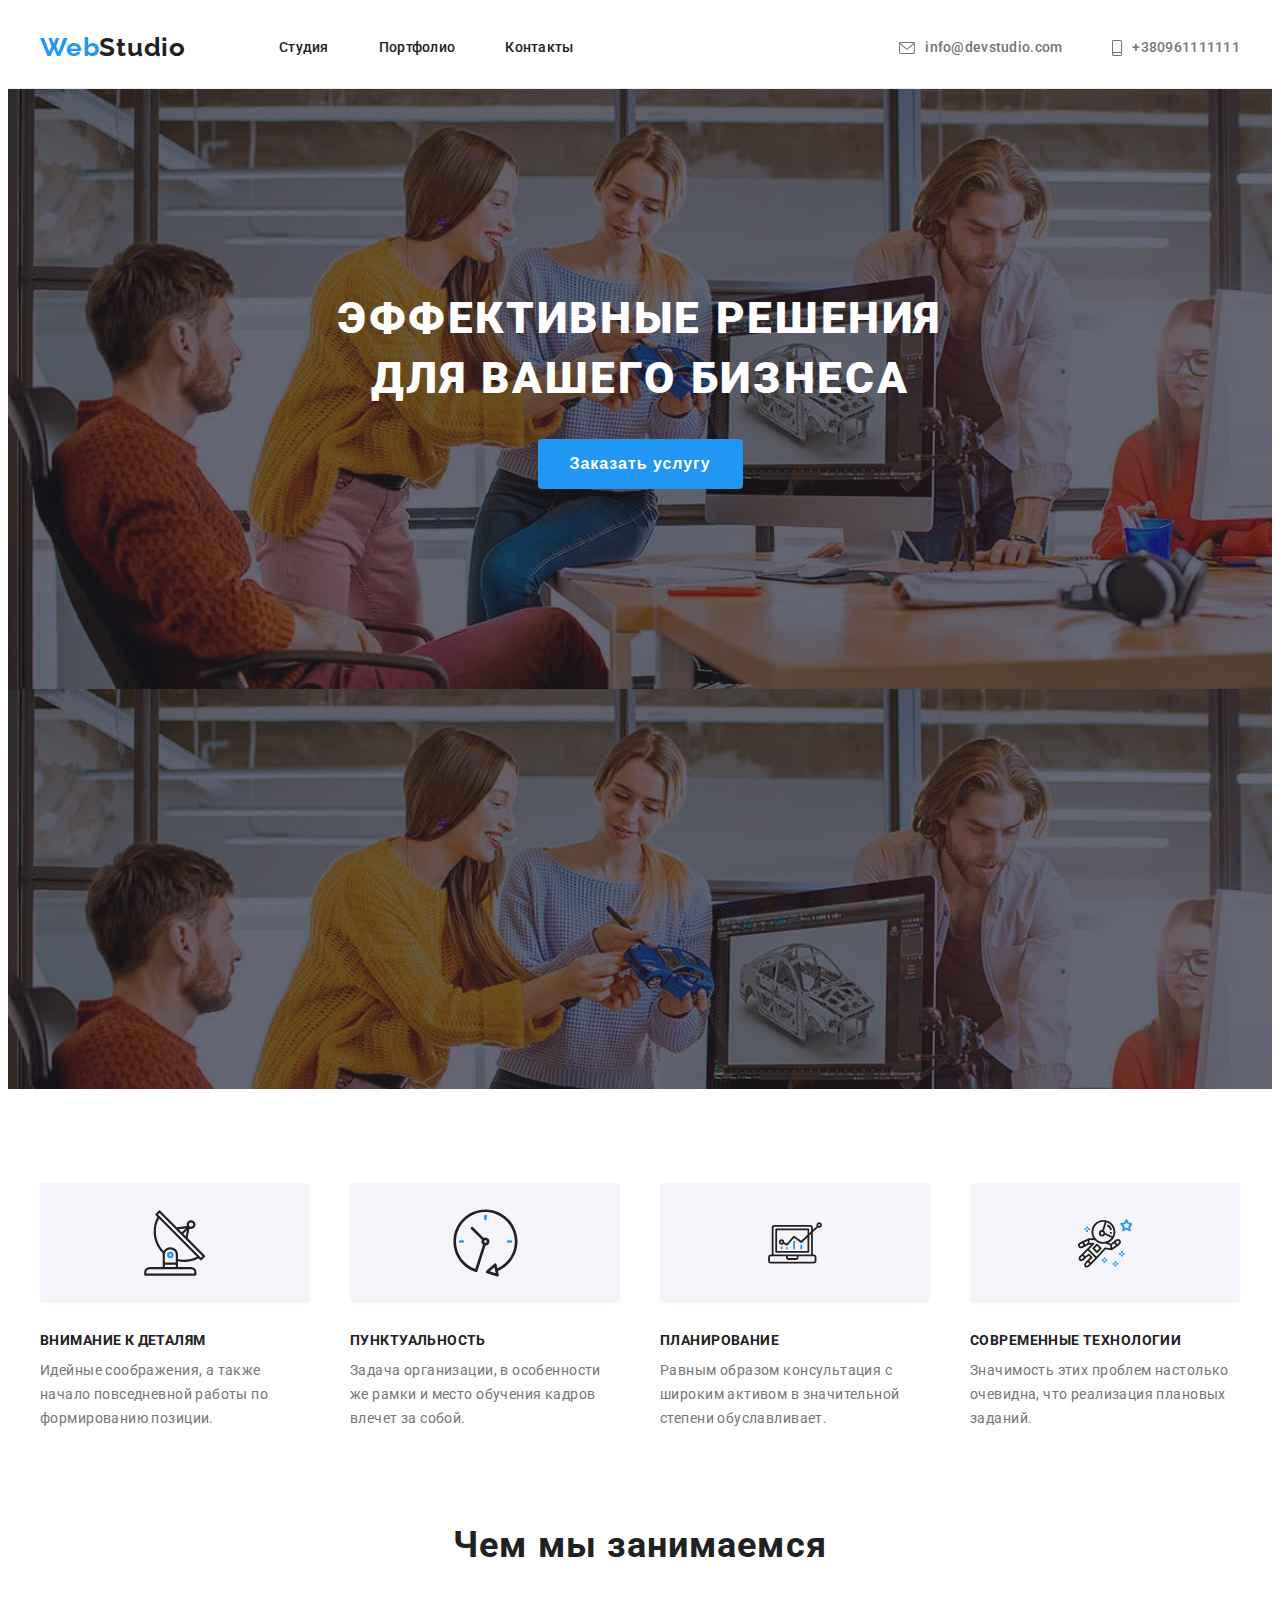
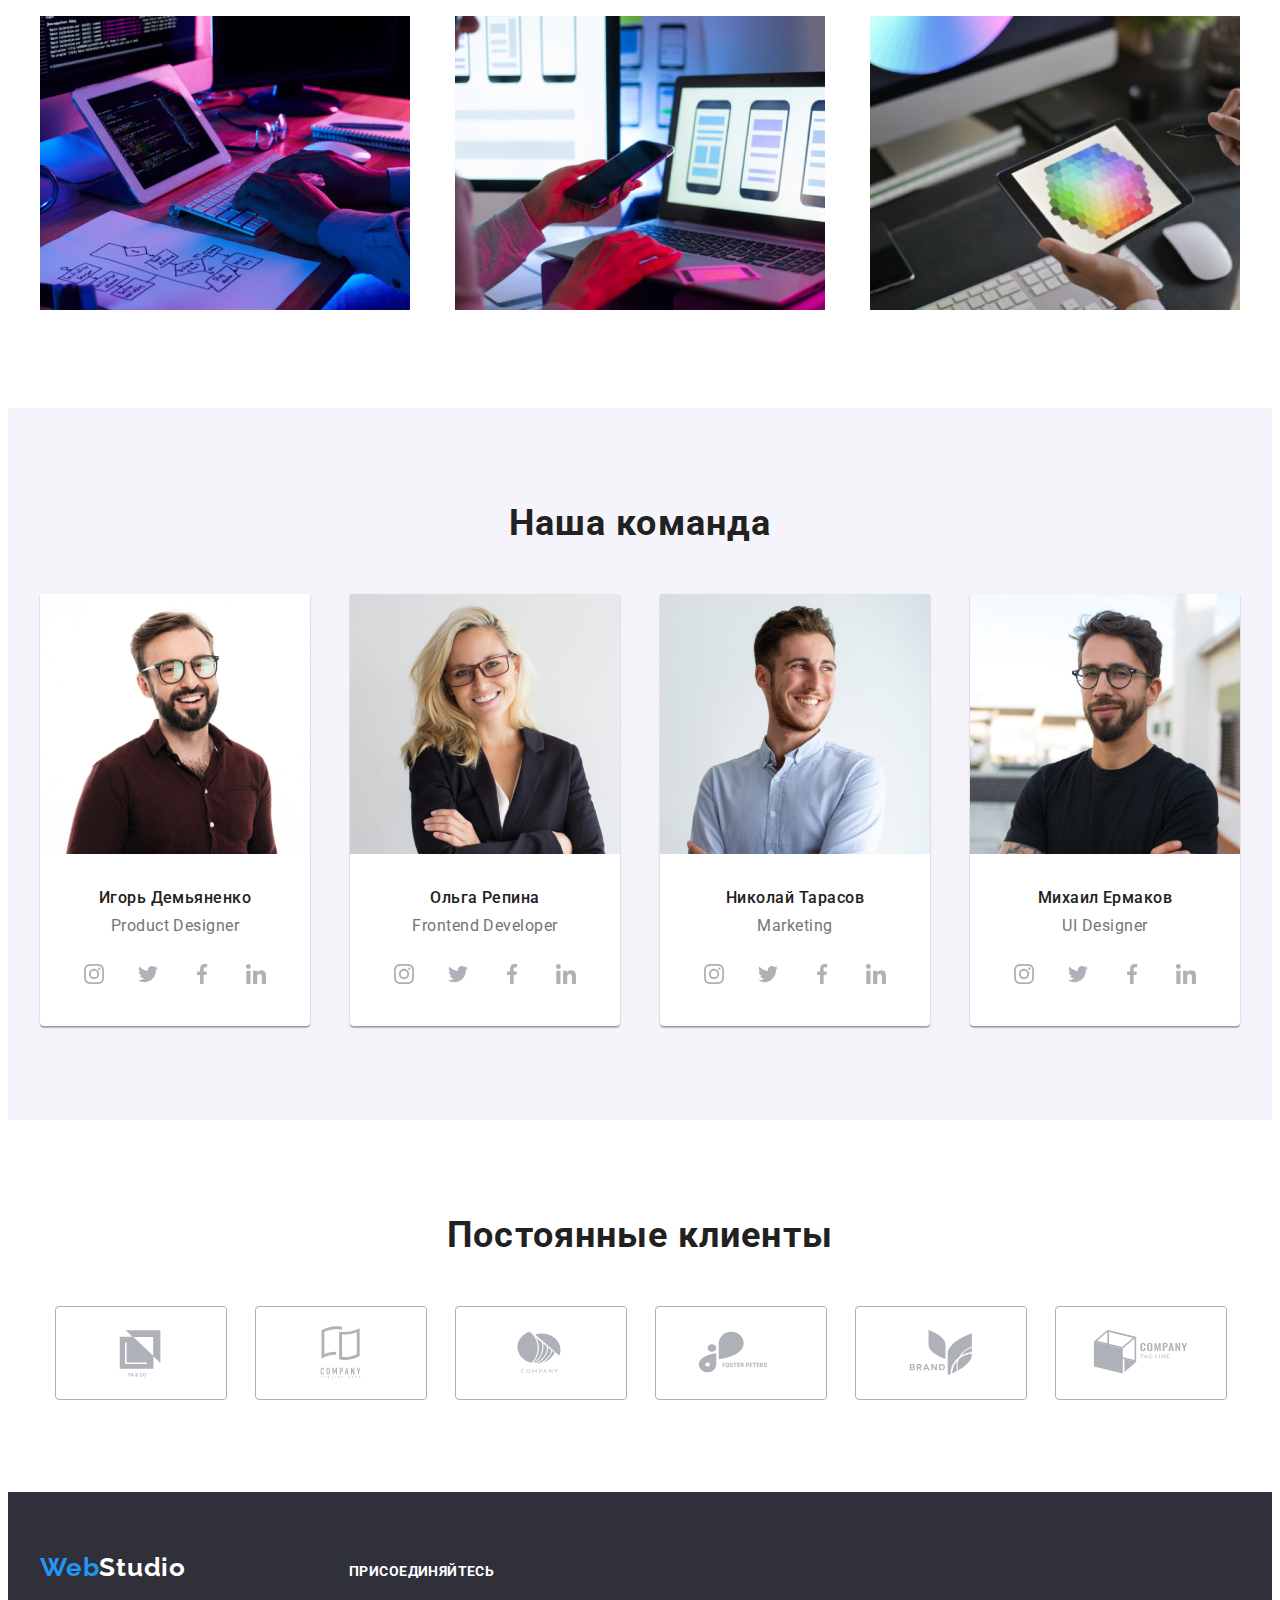
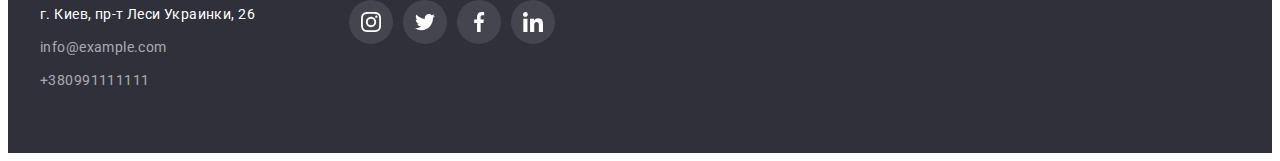
<file: index.html>
<!DOCTYPE html>
<html lang="ru">
  <head>
    <meta charset="UTF-8" />
    <meta http-equiv="X-UA-Compatible" content="IE=edge" />
    <meta name="viewport" content="width=device-width, initial-scale=1.0" />
    <title>markup-hw-04</title>
    <link rel="preconnect" href="https://fonts.googleapis.com" />
    <link rel="preconnect" href="https://fonts.gstatic.com" crossorigin />
    <link
      href="https://fonts.googleapis.com/css2?family=Montserrat:wght@400;700&family=Raleway:wght@700&family=Roboto:wght@400;500;700;900&display=swap"
      rel="stylesheet"
    />
    <link
      rel="stylesheet"
      href="https://cdnjs.cloudflare.com/ajax/libs/modern-normalize/1.1.0/modern-normalize.min.css"
      integrity="sha512-wpPYUAdjBVSE4KJnH1VR1HeZfpl1ub8YT/NKx4PuQ5NmX2tKuGu6U/JRp5y+Y8XG2tV+wKQpNHVUX03MfMFn9Q=="
      crossorigin="anonymous"
      referrerpolicy="no-referrer"
    />
    <link rel="stylesheet" href="./css/styles.css" />
  </head>
  <body>
    <header class="page-header">
      <div class="container main-nav">
        <nav class="navigat main-nav">
          <a href="/" lang="en" class="logo">
            <span class="logo-span">Web</span>Studio</a
          >

          <ul class="site-nav list">
            <li class="item">
              <a href="" class="link">Студия</a>
            </li>
            <li class="item">
              <a href="./portfolio.html" class="link">Портфолио</a>
            </li>
            <li class="item">
              <a href="" class="link">Контакты</a>
            </li>
          </ul>
        </nav>

        <ul class="kontact list">
          <li class="item">
            <a href="mailto:info@devstudio.com" class="decoration colorhov">
              <svg class="color-icon colorhov" width="16px" height="12px">
                <use href="./images/sprite.svg#icon-imail"></use>
              </svg>info@devstudio.com</a>
          </li>
          <li class="item">
            <a href="tel:+380961111111" class="decoration colorhov">
              <svg class="color-icon colorhov" width="10px" height="16px">
                <use href="./images/sprite.svg#icon-phone"></use></svg>+380961111111</a>
          </li>
        </ul>
      </div>
    </header>

    <main>
      <!--Герой-->

      <section class="hero">
        <div class="container thirdbg">
          <h1 class="hero-title">
            Эффективные решения <br />
            для вашего бизнеса
          </h1>
          <button class="button" type="button">Заказать услугу</button>
        </div>
      </section>

      <section class="section">
        <div class="container">
          <h2 class="benefits-hidden">Наши приемущества</h2>
          <ul class="feature-list">
            <li class="item">
              <div class="feature-style">
                <svg class="style-icon" width="65.32px" height="70px">
                    <use href="./images/sprite.svg#icon-antenna"></use>
                </svg>
              </div>
              <h3 class="feature">Внимание к деталям</h3>
              <p class="section-title">
                Идейные соображения, а также <br />
                начало повседневной работы по <br />
                формированию позиции.
              </p>
            </li>
            <li class="item">
              <div class="feature-style">
                <svg class="style-icon" width="66.96px" height="70px">
                    <use href="./images/sprite.svg#icon-clock"></use>
                </svg>
              </div>
              <h3 class="feature">Пунктуальность</h3>
              <p class="section-title">
                Задача организации, в особенности <br />
                же рамки и место обучения кадров <br />
                влечет за собой.
              </p>
            </li>
            <li class="item">
              <div class="feature-style">
                <svg class="style-icon" width="70px" height="53.69px">
                    <use href="./images/sprite.svg#icon-diagram"></use>
                </svg>
              </div>
              <h3 class="feature">Планирование</h3>
              <p class="section-title">
                Равным образом консультация с <br />
                широким активом в значительной <br />
                степени обуславливает.
              </p>
            </li>
            <li class="item">
              <div class="feature-style">
                <svg class="style-icon" width="54.83px" height="60.66px">
                    <use href="./images/sprite.svg#icon-astronaut"></use>
                </svg>
              </div>
              <h3 class="feature">Современные технологии</h3>
              <p class="section-title">
                Значимость этих проблем настолько <br />
                очевидна, что реализация плановых <br />
                заданий.
              </p>
            </li>
          </ul>
        </div>
      </section>

      <section class="section lover-padding">
        <div class="container">
          <h2 class="team">Чем мы занимаемся</h2>
          <ul class="work">
            <li class="work-foto">
              <img
                src="./images/workplace-1.jpg"
                width="370"
                alt="рабочее место-1"
              />
            </li>
            <li class="work-foto">
              <img
                src="./images/workplace-2.jpg"
                width="370"
                alt="рабочее место-2"
              />
            </li>
            <li class="work-foto">
              <img
                src="./images/workplace-3.jpg"
                width="370"
                alt="рабочее место-3"
              />
            </li>
          </ul>
        </div>
      </section>

      <section class="section greybg">
        <div class="container">
          <h2 class="team">Наша команда</h2>
          <ul class="team-work">
            <li class="item">
              <img src="./images/igor.jpg" width="270" alt="Игорь Демьяненко" />
              <div class="work-card">
                <h3 class="team-card">Игорь Демьяненко</h3>
                <p lang="en" class="speciality">Product Designer</p>
                <ul class="list-icon">
                  <li class="link-icon">
                    <a href="" class="social-icon">
                      <svg class="team-icon" width="20px" height="20px">
                        <use href="./images/sprite.svg#icon-instagram"></use>
                      </svg>
                    </a>
                  </li>
                  <li class="link-icon">
                    <a href="" class="social-icon">
                      <svg class="team-icon" width="20px" height="20px">
                        <use href="./images/sprite.svg#icon-twitter"></use>
                      </svg>
                    </a>
                  </li>
                  <li class="link-icon">
                    <a href="" class="social-icon">
                      <svg class="team-icon" width="20px" height="20px">
                        <use href="./images/sprite.svg#icon-facebook"></use>
                      </svg>
                    </a>
                  </li>
                  <li class="link-icon">
                    <a href="" class="social-icon">
                      <svg class="team-icon" width="20px" height="20px">
                        <use href="./images/sprite.svg#icon-linkedin"></use>
                      </svg>
                    </a>
                  </li>
                </ul>
              </div> 
            </li>
            <li class="item">
              <img src="./images/olga.jpg" width="270" alt="Ольга Репина" />
              <div class="work-card">
                <h3 class="team-card">Ольга Репина</h3>
                <p lang="en" class="speciality">Frontend Developer</p>
                <ul class="list-icon">
                  <li class="link-icon">
                    <a href="" class="social-icon">
                      <svg class="team-icon" width="20px" height="20px">
                        <use href="./images/sprite.svg#icon-instagram"></use>
                      </svg>
                    </a>
                  </li>
                  <li class="link-icon">
                    <a href="" class="social-icon">
                      <svg class="team-icon" width="20px" height="20px">
                        <use href="./images/sprite.svg#icon-twitter"></use>
                      </svg>
                    </a>
                  </li>
                  <li class="link-icon">
                    <a href="" class="social-icon">
                      <svg class="team-icon" width="20px" height="20px">
                        <use href="./images/sprite.svg#icon-facebook"></use>
                      </svg>
                    </a>
                  </li>
                  <li class="link-icon">
                    <a href="" class="social-icon">
                      <svg class="team-icon" width="20px" height="20px">
                        <use href="./images/sprite.svg#icon-linkedin"></use>
                      </svg>
                    </a>
                  </li>
                </ul>
              </div> 
            </li>
            <li class="item">
              <img
                src="./images/nikolay.jpg"
                width="270"
                alt="Николай Тарасов"
              />
              <div class="work-card">
                <h3 class="team-card">Николай Тарасов</h3>
                <p lang="en" class="speciality">Marketing</p>
                <ul class="list-icon">
                  <li class="link-icon">
                    <a href="" class="social-icon">
                      <svg class="team-icon" width="20px" height="20px">
                        <use href="./images/sprite.svg#icon-instagram"></use>
                      </svg>
                    </a>
                  </li>
                  <li class="link-icon">
                    <a href="" class="social-icon">
                      <svg class="team-icon" width="20px" height="20px">
                        <use href="./images/sprite.svg#icon-twitter"></use>
                      </svg>
                    </a>
                  </li>
                  <li class="link-icon">
                    <a href="" class="social-icon">
                      <svg class="team-icon" width="20px" height="20px">
                        <use href="./images/sprite.svg#icon-facebook"></use>
                      </svg>
                    </a>
                  </li>
                  <li class="link-icon">
                    <a href="" class="social-icon">
                      <svg class="team-icon" width="20px" height="20px">
                        <use href="./images/sprite.svg#icon-linkedin"></use>
                      </svg>
                    </a>
                  </li>
                </ul>
              </div> 
            </li>
            <li class="item">
              <img
                src="./images/mihailo.jpg"
                width="270"
                alt="Михаил Ермаков"
              />
              <div class="work-card">
                <h3 class="team-card">Михаил Ермаков</h3>
                <p lang="en" class="speciality">UI Designer</p>
                <ul class="list-icon">
                  <li class="link-icon">
                    <a href="" class="social-icon">
                      <svg class="team-icon" width="20px" height="20px">
                        <use href="./images/sprite.svg#icon-instagram"></use>
                      </svg>
                    </a>
                  </li>
                  <li class="link-icon">
                    <a href="" class="social-icon">
                      <svg class="team-icon" width="20px" height="20px">
                        <use href="./images/sprite.svg#icon-twitter"></use>
                      </svg>
                    </a>
                  </li>
                  <li class="link-icon">
                    <a href="" class="social-icon">
                      <svg class="team-icon" width="20px" height="20px">
                        <use href="./images/sprite.svg#icon-facebook"></use>
                      </svg>
                    </a>
                  </li>
                  <li class="link-icon">
                    <a href="" class="social-icon">
                      <svg class="team-icon" width="20px" height="20px">
                        <use href="./images/sprite.svg#icon-linkedin"></use>
                      </svg>
                    </a>
                  </li>
                </ul>
              </div> 
            </li>
          </ul>
        </div>
      </section>
      <section class="section">
        <h2 class="team">
          Постоянные клиенты
        </h2>
        <ul class="clients-list">
          <li class="clients-item">
            <a href="" class="clients"> 
              <svg class="clients-icon" width="106px" height="60px">
                  <use href="./images/sprite.svg#icon-yaco"></use>
              </svg>
            </a>
          </li>
          <li class="clients-item">
            <a href="" class="clients"> 
              <svg class="clients-icon" width="106px" height="60px">
                  <use href="./images/sprite.svg#icon-tagline"></use>
              </svg>
            </a>
          </li>
          <li class="clients-item">
            <a href="" class="clients"> 
              <svg class="clients-icon" width="106px" height="60px">
                  <use href="./images/sprite.svg#icon-company"></use>
              </svg>
            </a>
          </li>
          <li class="clients-item">
            <a href="" class="clients"> 
              <svg class="clients-icon" width="106px" height="60px">
                  <use href="./images/sprite.svg#icon-foster"></use>
              </svg>
            </a>
          </li>
          <li class="clients-item">
            <a href="" class="clients"> 
              <svg class="clients-icon" width="106px" height="60px">
                  <use href="./images/sprite.svg#icon-brand"></use>
              </svg>
            </a>
          </li>
          <li class="clients-item">
            <a href="" class="clients"> 
              <svg class="clients-icon" width="106px" height="60px">
                  <use href="./images/sprite.svg#icon-tag"></use>
              </svg>
            </a>
          </li>
        </ul>
      </section>
    </main>
    <footer class="futerbg">
      <div class="futer-naw container">
        <div>
           <a href="/" lang="en" class="logo lover">
          <span class="logo-span">Web</span><span class="studio">Studio</span>
        </a>
        <address>
          <ul class="contact">
            <li class="adresa">
              <a
                href="https://bit.ly/3pXMvUd"
                target="_blank"
                rel="noopener noreferrer"
                class="adres"
              >
                г. Киев, пр-т Леси Украинки, 26
              </a>
            </li>
            <li class="mail">
              <a href="mailto:info@example.com" class="contact-list"
                >info@example.com</a
              >
            </li>
            <li class="contact-list">
              <a href="tel:+380991111111" class="contact-list">+380991111111</a>
            </li>
          </ul>
        </address>
        </div>
        <div class="social-links">
          <h3 class="head-futer">Присоединяйтесь</h3>
          <ul class="list-icon">
            <li class="link-icon">
               <a href="" class="social-icon bgicon">
                  <svg class="futer-icon" width="20px" height="20px">
                    <use href="./images/sprite.svg#icon-instagram"></use>
                   </svg>
                </a>
            </li>
            <li class="link-icon">
              <a href="" class="social-icon bgicon">
                <svg class="futer-icon" width="20px" height="20px">
                  <use href="./images/sprite.svg#icon-twitter"></use>
                </svg>
              </a>
            </li>
            <li class="link-icon">
              <a href="" class="social-icon bgicon">
                <svg class="futer-icon" width="20px" height="20px">
                  <use href="./images/sprite.svg#icon-facebook"></use>
                </svg>
              </a>
            </li>
            <li class="link-icon">
              <a href="" class="social-icon bgicon">
                <svg class="futer-icon" width="20px" height="20px">
                  <use href="./images/sprite.svg#icon-linkedin"></use>
                </svg>
              </a>
            </li>
          </ul>
        </div>
      </div>
    </footer>
  </body>
</html>
</file>
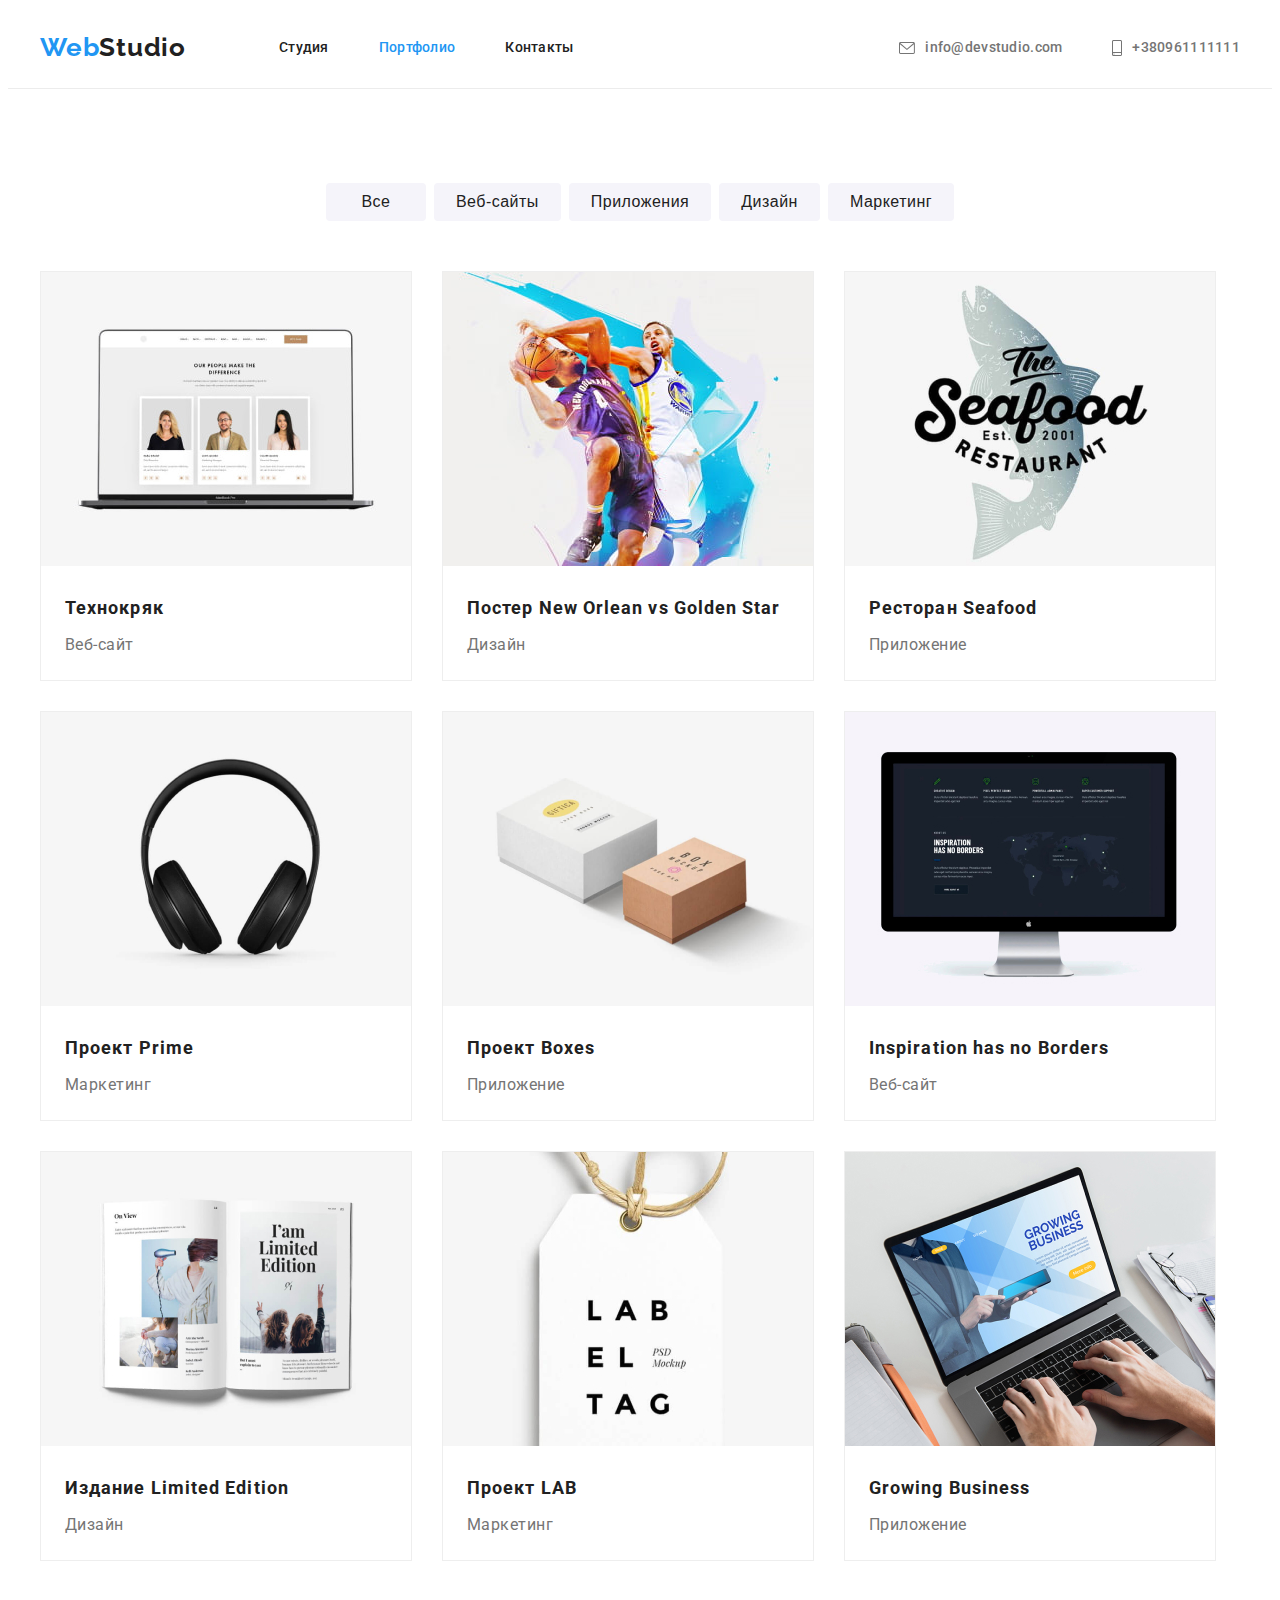
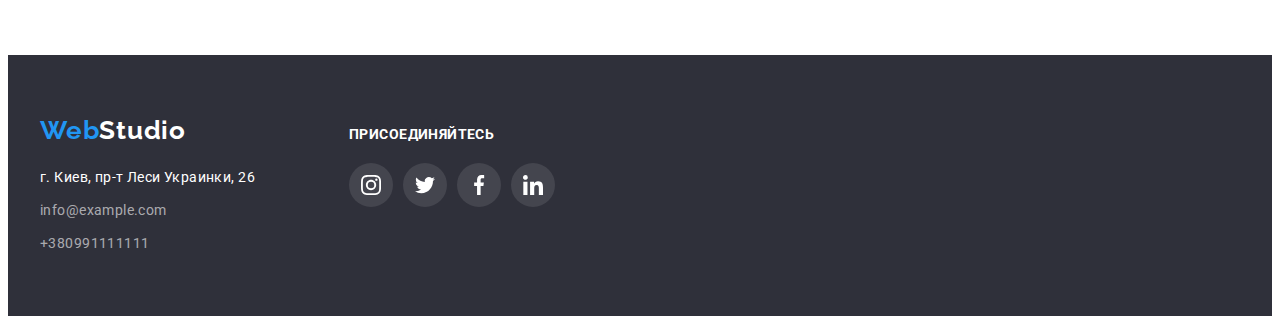
<file: portfolio.html>
<!DOCTYPE html>
<html lang="ru">
<head>
    <meta charset="UTF-8">
    <meta http-equiv="X-UA-Compatible" content="IE=edge">
    <meta name="viewport" content="width=device-width, initial-scale=1.0">
    <title>portfolio</title>
    <link rel="preconnect" href="https://fonts.googleapis.com">
    <link rel="preconnect" href="https://fonts.gstatic.com" crossorigin>
    <link href="https://fonts.googleapis.com/css2?family=Montserrat:wght@400;700&family=Raleway:wght@700&family=Roboto:wght@400;500;700;900&display=swap" rel="stylesheet">
    <link rel="stylesheet" href="https://cdnjs.cloudflare.com/ajax/libs/modern-normalize/1.1.0/modern-normalize.min.css"integrity="sha512-wpPYUAdjBVSE4KJnH1VR1HeZfpl1ub8YT/NKx4PuQ5NmX2tKuGu6U/JRp5y+Y8XG2tV+wKQpNHVUX03MfMFn9Q=="crossorigin="anonymous" referrerpolicy="no-referrer" />
    <link rel="stylesheet" href="./css/styles.css">
</head>
<body>
   <header class="page-header">
      <div class="container main-nav">
        <nav class="navigat main-nav">
          <a href="/" lang="en" class="logo">
            <span class="logo-span">Web</span>Studio</a
          >

             <ul class="site-nav list">
            <li class="item">
              <a href="" class="link">Студия</a>
            </li>
            <li class="item">
              <a href="./portfolio.html" class="link"><span class="akcent">Портфолио</span></a>
            </li>
            <li class="item">
              <a href="" class="link">Контакты</a>
            </li>
          </ul>
        </nav>


        <ul class="kontact list">
          <li class="item">
            <a href="mailto:info@devstudio.com" class="decoration colorhov">
              <svg class="color-icon colorhov" width="16px" height="12px">
                <use href="./images/sprite.svg#icon-imail"></use>
              </svg>info@devstudio.com</a>
          </li>
          <li class="item">
            <a href="tel:+380961111111" class="decoration colorhov">
              <svg class="color-icon colorhov" width="10px" height="16px">
                <use href="./images/sprite.svg#icon-phone"></use></svg>+380961111111</a>
          </li>
        </ul>
      </div>
    </header>
    <main>
        <section class="section">
            <div class="container">
                <h1 class="benefits-hidden">Наши работы</h1>
                <ul class="buttons">
                    <li class="item">
                        <button class="button secondary newpad" type="button">Все</button> 
                    </li>
                    <li class="item">
                        <button class="button secondary newpad" type="button">Веб-сайты</button>
                    </li>
                    <li class="item">
                        <button class="button secondary newpad" type="button">Приложения</button>
                    </li>
                    <li class="item">
                        <button class="button secondary newpad" type="button">Дизайн</button>
                    </li>
                    <li class="item">
                        <button class="button secondary newpad" type="button">Маркетинг</button>
                    </li>
                </ul>

                <ul class="works">
                        <li class="element">
                            <a href="">
                            <img src="./images/tehnokryak.jpg" width="370" height="294" alt="технокряк">
                            <div class="item">
                                <h2 class="works-title">Технокряк</h2>
                                <p class="works-text" >Веб-сайт</p>
                            </div>
                            </a>
                        </li>
                        <li class="element">
                            <a href="">
                            <img src="./images/golden-star.jpg" width="370" height="294" alt="постер">
                            <div class="item">
                                <h2 class="works-title" lang="en">Постер New Orlean vs Golden Star</h2>
                                <p class="works-text" >Дизайн</p>
                            </div>
                            </a>
                        </li>
                        <li class="element">
                            <a href="">
                            <img src="./images/seafood.jpg" width="370" height="294" alt="ресторан">
                            <div class="item">
                                <h2 class="works-title" lang="en">Ресторан Seafood</h2>    
                                <p class="works-text" >Приложение</p>  
                            </div>
                            </a>
                        </li>
                        <li class="element">
                            <a href="">
                            <img src="./images/proekt-prime.jpg" width="370" height="294" alt="проект">
                            <div class="item">
                                <h2 class="works-title" lang="en">Проект Prime</h2>
                                <p class="works-text" >Маркетинг</p>
                            </div>
                            </a>
                        </li>
                        <li class="element">
                            <a href="">
                            <img src="./images/boxes.png" width="370" height="294" alt="коробка">
                            <div class="item">
                                <h2 class="works-title" lang="en">Проект Boxes</h2>
                                <p class="works-text">Приложение</p>
                            </div>
                            </a>
                        </li>
                        <li class="element">
                            <a href="">
                            <img src="./images/inspiration.jpg" width="370" height="294" alt="бордер">
                            <div class="item">
                                <h2 class="works-title" lang="en">Inspiration has no Borders</h2>
                                <p class="works-text" >Веб-сайт</p>
                            </div>
                            </a>
                        </li>
                        <li class="element">
                            <a href="">
                            <img src="./images/limited-idition.jpg" width="370" height="294" alt="издание">
                            <div class="item">
                                <h2 class="works-title" lang="en">Издание Limited Edition</h2>
                                <p class="works-text" >Дизайн</p>
                            </div>
                            </a>
                        </li>
                        <li class="element">
                            <a href="">
                            <img src="./images/lab-poekt.jpg" width="370" height="294" alt="лаб">
                            <div class="item">
                                <h2 class="works-title" lang="en">Проект LAB</h2>
                                <p class="works-text">Маркетинг</p>

                            </a>
                        </li>
                        <li class="element">
                            <a href="">
                            <img src="./images/growing.jpg" width="370" height="294" alt="гровинг">
                            <div class="item">
                                <h2 class="works-title" lang="en">Growing Business</h2>
                                <p class="works-text" >Приложение</p>
                            </div>
                            </a>
                        </li>
                </ul>
            </div>


        </section>

    </main>
   
   <footer class="futerbg">
      <div class="futer-naw container">
        <div>
           <a href="/" lang="en" class="logo lover">
          <span class="logo-span">Web</span><span class="studio">Studio</span>
        </a>
        <address>
          <ul class="contact">
                <li class="adresa">
                <a
                    href="https://bit.ly/3pXMvUd"
                    target="_blank"
                    rel="noopener noreferrer"
                    class="adres">
                    г. Киев, пр-т Леси Украинки, 26</a>
                </li>
                <li class="mail">
                <a href="mailto:info@example.com" class="contact-list"
                    >info@example.com</a>
                </li>
                <li class="contact-list">
                <a href="tel:+380991111111" class="contact-list">+380991111111</a>
                </li>
          </ul>
        </address>
        </div>
        <div class="social-links">
          <h3 class="head-futer">Присоединяйтесь</h3>
          <ul class="list-icon">
            <li class="link-icon">
               <a href="" class="social-icon bgicon">
                  <svg class="team-icon" width="20px" height="20px">
                    <use href="./images/sprite.svg#icon-instagram"></use>
                   </svg>
                </a>
            </li>
            <li class="link-icon">
              <a href="" class="social-icon bgicon">
                <svg class="team-icon" width="20px" height="20px">
                  <use href="./images/sprite.svg#icon-twitter"></use>
                </svg>
              </a>
            </li>
            <li class="link-icon">
              <a href="" class="social-icon bgicon">
                <svg class="team-icon" width="20px" height="20px">
                  <use href="./images/sprite.svg#icon-facebook"></use>
                </svg>
              </a>
            </li>
            <li class="link-icon">
              <a href="" class="social-icon bgicon">
                <svg class="team-icon" width="20px" height="20px">
                  <use href="./images/sprite.svg#icon-linkedin"></use>
                </svg>
              </a>
            </li>
          </ul>
        </div>
      </div>
    </footer>
    

</body>
</html>
</file>
<file: css/styles.css>
:root {
  --primary-text-color: #212121;
  --title-text-color: #757575;
  --accent-color: #2196f3;
  --secondary-text-color: #FFFFFF;
  --primery-bg-color: #FFFFFF;
  --secondary-bg-color: #F5F4FA;
  --contacts-color: rgba(255, 255, 255, 0.6);
  --third-bg-color: #2f303a;
  --secondary-bg-color-button: #F5F4FA;
  --hero-bg-color: #C4C4C4;
  --icon-color: #AFB1B8;
  --bg-icon-color: #FFFFFF;
  --secondaty-bg-icon: rgba(255, 255, 255, 0.1);
  --clients-color: #AFB1B8;
}


body {
  color: var(--primary-text-color);
  background-color: var(--primery-bg-color);
  font-family: Roboto, sans-serif;

}

h1,
h2,
h3,
ul,
li,
a,
p {
  margin: 0px;
  padding: 0px;
}

.container {
  margin: 0 auto;
  width: 1200px;
  padding-left: 15px;
  padding-right: 15px;
}

/* logo */

.main-nav {
  display: flex;
  align-items: center;
  justify-content: flex-start;
}

.page-header {
  border-bottom: 1px solid #ECECEC
}

.logo {
  margin-right: 93px;
  ;
  font-family: Raleway;
  text-decoration: none;
  color: var(--primary-text-color);
  font-weight: 700;
  font-size: 26px;
  line-height: 1.2;
  letter-spacing: 0.03em;
}

.logo-span {
  color: var(--accent-color);
}


/* site-naw */
.list {
  list-style: none;
  font-weight: 500;
  font-size: 14px;
  line-height: 1.14;
  letter-spacing: 0.02em;
}

.site-nav .link {
  display: block;
  padding-top: 32px;
  padding-bottom: 32px;
  text-decoration: none;
  color: var(--primary-text-color);
}

.decoration {
  text-decoration: none;
  color: var(--title-text-color);
  display: flex;
  align-items: center;
}

.site-nav {
  margin: 0px;
  padding: 0px;
  display: flex;
  justify-content: center;
}

.site-nav .item+.item {
  margin-left: 50px;
}

.site-nav .item {
  justify-content: center;
}

.kontact {
  display: flex;
  margin-left: auto;
}

.kontact .item+.item {
  margin-left: 50px;
}

.color-icon {
  margin-right: 10px;
  fill: currentColor;
}

.site-nav .link:hover,
.site-nav .link:focus {
  color: var(--accent-color);
}

.colorhov:hover,
.colorhov:focus {
  color: var(--accent-color);
}

/* Hero */
.hero {
  padding-top: 200px;
  padding-bottom: 200px;
  color: var(--secondary-text-color);
  text-align: center;
}

.hero {
  max-width: 1600px;
  height: 600px;
  margin-left: auto;
  margin-right: auto;
  background-color: var(--hero-bg-color);
  background-image: linear-gradient(to top,
      rgba(47, 48, 58, 0.4),
      rgba(47, 48, 58, 0.4)),
    url(../images/hero-background.jpg);
}

.hero-title {
  margin-top: 0px;
  margin-bottom: 30px;
  font-weight: 900;
  font-size: 44px;
  line-height: 1.36;
  letter-spacing: 0.06em;
  text-transform: uppercase;
}


/* button */
.button {
  display: inline-block;
  border: none;
  border-radius: 4px;
  padding: 10px 32px;
  min-width: 100px;
  color: var(--secondary-text-color);
  background-color: var(--accent-color);
  cursor: pointer;
  font-weight: 700;
  font-size: 16px;
  line-height: 1.88;
  align-items: center;
  text-align: center;
  letter-spacing: 0.06em;
}

.button.primary {
  border: none;
  display: inline-block;
  border-radius: 4px;
  color: var(--secondary-text-color);
  background-color: var(--accent-color);
  font-weight: 500;
  font-size: 16px;
  line-height: 1.63;
  text-align: center;
  align-items: center;
  letter-spacing: 0.03em;
  cursor: pointer;
}

.button.secondary {
  display: inline-block;
  border-radius: 4px;
  color: var(--primary-text-color);
  background-color: var(--secondary-bg-color-button);
  font-weight: 500;
  font-size: 16px;
  line-height: 1.63;
  text-align: center;
  align-items: center;
  letter-spacing: 0.03em;
  cursor: pointer;
}


/* section */

/* скрытый h2 */

.benefits-hidden {
  display: none;
}

.feature-list {
  display: flex;
  justify-content: space-between;
  margin: 0px;
  padding: 0px;
}

.feature-list .item+.item {
  margin-left: 30px;
}

.section {
  padding-top: 94px;
  padding-bottom: 94px;
}

.section.no-padding {
  padding-top: 0px;
  padding-bottom: 0px;
}

.lover-padding {
  padding-top: 0px;
  padding-bottom: 94px;
}



.feature {
  margin-top: 30px;
  margin-bottom: 10px;
  font-weight: 700;
  font-size: 14px;
  line-height: 1.14;
  letter-spacing: 0.03em;
  text-transform: uppercase;
}

.section-title {
  color: var(--title-text-color);
  font-weight: 400;
  font-size: 14px;
  line-height: 1.7;
  letter-spacing: 0.03em;
}

.work,
.team-work,
.feature-list,
.buttons,
.works {
  list-style: none;
}


.feature-style {
  display: inline-flex;
  align-items: center;
  justify-content: center;
  content: "";
  width: 270px;
  height: 120px;
  background: no-repeat;
  background-position: center;
  background-color: var(--secondary-bg-color-button);
  border-radius: 4px;
}

/* наша команда */

.work {
  display: flex;
  padding: 0px;
  justify-content: space-between
}

.work-foto+.work-foto {
  margin-left: 30px;
}

.greybg {
  background-color: var(--secondary-bg-color);
}

.team {
  margin-top: 0px;
  margin-bottom: 50px;
  font-weight: 700;
  font-size: 36px;
  line-height: 1, 16;
  letter-spacing: 0.03em;
  text-align: center;
}

.team-work {
  list-style: none;
  display: flex;
  padding: 0px;
  justify-content: space-between;
}

.team-work .item+.item {
  margin-left: 30px;
}

.team-card {
  margin-top: 0px;
  margin-bottom: 10px;
  font-weight: 500;
  font-size: 16px;
  line-height: 1, 18;
  letter-spacing: 0.03em;
  text-align: center;
}

.speciality {
  margin-bottom: 16px;
  color: var(--title-text-color);
  font-weight: 400;
  font-size: 16px;
  line-height: 1.18;
  letter-spacing: 0.03em;
  text-align: center;
}

.work-card {
  padding-top: 30px;
  padding-bottom: 30px;
}

.team-work .item {
  background-color: var(--primery-bg-color);
  box-shadow: 0px 1px 3px rgba(0, 0, 0, 0.12),
    0px 1px 1px rgba(0, 0, 0, 0.14),
    0px 2px 1px rgba(0, 0, 0, 0.2);
  border-radius: 0px 0px 4px 4px;
}

/* блок соц мереж команди та футера*/

.list-icon {
  list-style: none;
  display: flex;
  justify-content: center;
}

.link-icon {
  width: 44px;
  height: 44px;
}

.link-icon+.link-icon {
  margin-left: 10px;
}

.social-icon {
  display: inline-flex;
  align-items: center;
  justify-content: center;
  width: 100%;
  height: 100%;
  border-radius: 50%;
  color: var(--icon-color);
  background-color: var(--bg-icon-color)
}

.team-icon {
  fill: currentColor;
}

.social-icon:hover,
.social-icon:focus {
  color: var(--secondary-text-color);
  background-color: var(--accent-color);
}

/* Постійні клієнти */

.clients-list {
  list-style: none;
  display: flex;
  justify-content: center;
}

.clients-item {
  width: 170px;
  height: 92px;
}

.clients-item+.clients-item {
  margin-left: 30px;
}

.clients {
  display: inline-flex;
  align-items: center;
  justify-content: center;
  width: 100%;
  height: 100%;
  border: 1px solid var(--clients-color);
  border-radius: 4px;
  color: var(--clients-color);
}

.clients-icon {
  fill: currentColor;
}

.clients:hover,
.clients:focus {
  border: 1px solid var(--accent-color);
  color: var(--accent-color);
}



/* footer */

.futerbg {
  background-color: var(--third-bg-color);
  padding-top: 60px;
  padding-bottom: 60px;
}

.contact {
  list-style: none;
  t display: flex;
  flex-direction: column;
  padding: 0px;

}

.adres {
  text-decoration: none;
  color: var(--secondary-text-color);
  font-style: normal;
  font-weight: 400;
  font-size: 14px;
  line-height: 1.7;
  letter-spacing: 0.03em;
}


.contact-list {
  text-decoration: none;
  color: var(--contacts-color);
  font-style: normal;
  font-weight: 400;
  font-size: 14px;
  line-height: 1.7;
  letter-spacing: 0.03em;
}

.contact-list:hover,
.contact-list:focus {
  color: var(--accent-color);
}

.studio {
  color: var(--secondary-text-color);
}

.mail,
.adresa {
  margin-bottom: 9px;
}

.adresa {
  margin-top: 20px;
}

.futer-naw {
  display: flex;
  align-items: baseline;
}

.head-futer {
  color: var(--secondary-text-color);
  margin-bottom: 20px;
  font-weight: 700;
  font-size: 14px;
  line-height: 1.14;
  letter-spacing: 0.03em;
  text-transform: uppercase;

}

.social-links {
  margin-left: 70px;
}

.bgicon {
  color: var(--secondary-text-color);
  background-color: var(--secondaty-bg-icon);
}

.futer-icon {
  fill: currentColor;
}

/* portfolio */

/* колір порфоліо хедер */

.akcent {
  color: var(--accent-color);
}

/* оснвний css порфоліо */

.works a {
  list-style: none;
  text-decoration: none;

}

.works {
  padding: 0px;
  display: flex;
  flex-wrap: wrap;
}

.element {
  width: 370px;
  margin-right: 30px;
  margin-bottom: 30px;
}

.element:nth-child(3n) {
  margin-right: 0px;
}

.element:nth-last-child(-n+3) {
  margin-bottom: 0px;
}

.works-title {
  margin-bottom: 4px;
  font-weight: 700;
  font-size: 18px;
  line-height: 2;
  letter-spacing: 0.06em;
  color: var(--primary-text-color)
}

.works-text {
  color: var(--title-text-color);
  font-size: 16px;
  line-height: 1.88;
  letter-spacing: 0.03em;
}

.buttons {
  padding: 0px;
  margin-top: 0px;
  margin-bottom: 50px;
  display: flex;
  align-items: center;
  justify-content: center;

}

.buttons .item+.item {
  margin-left: 8px;
}

.newpad {
  padding: 6px 22px;
}

.newpad:hover,
.newpad:focus {
  color: var(--secondary-text-color);
  background-color: var(--accent-color);
  box-shadow: 0px 3px 1px rgba(0, 0, 0, 0.1),
    0px 1px 2px rgba(0, 0, 0, 0.08),
    0px 2px 2px rgba(0, 0, 0, 0.12);
}

.element {
  border: 1px solid #EEEEEE;
}

.element:hover,
.element:focus {
  box-shadow: 0px 1px 1px rgba(0, 0, 0, 0.12),
    0px 4px 4px rgba(0, 0, 0, 0.06),
    1px 4px 6px rgba(0, 0, 0, 0.16);
}

.works .item {
  padding: 20px 24px;
}
</file>
